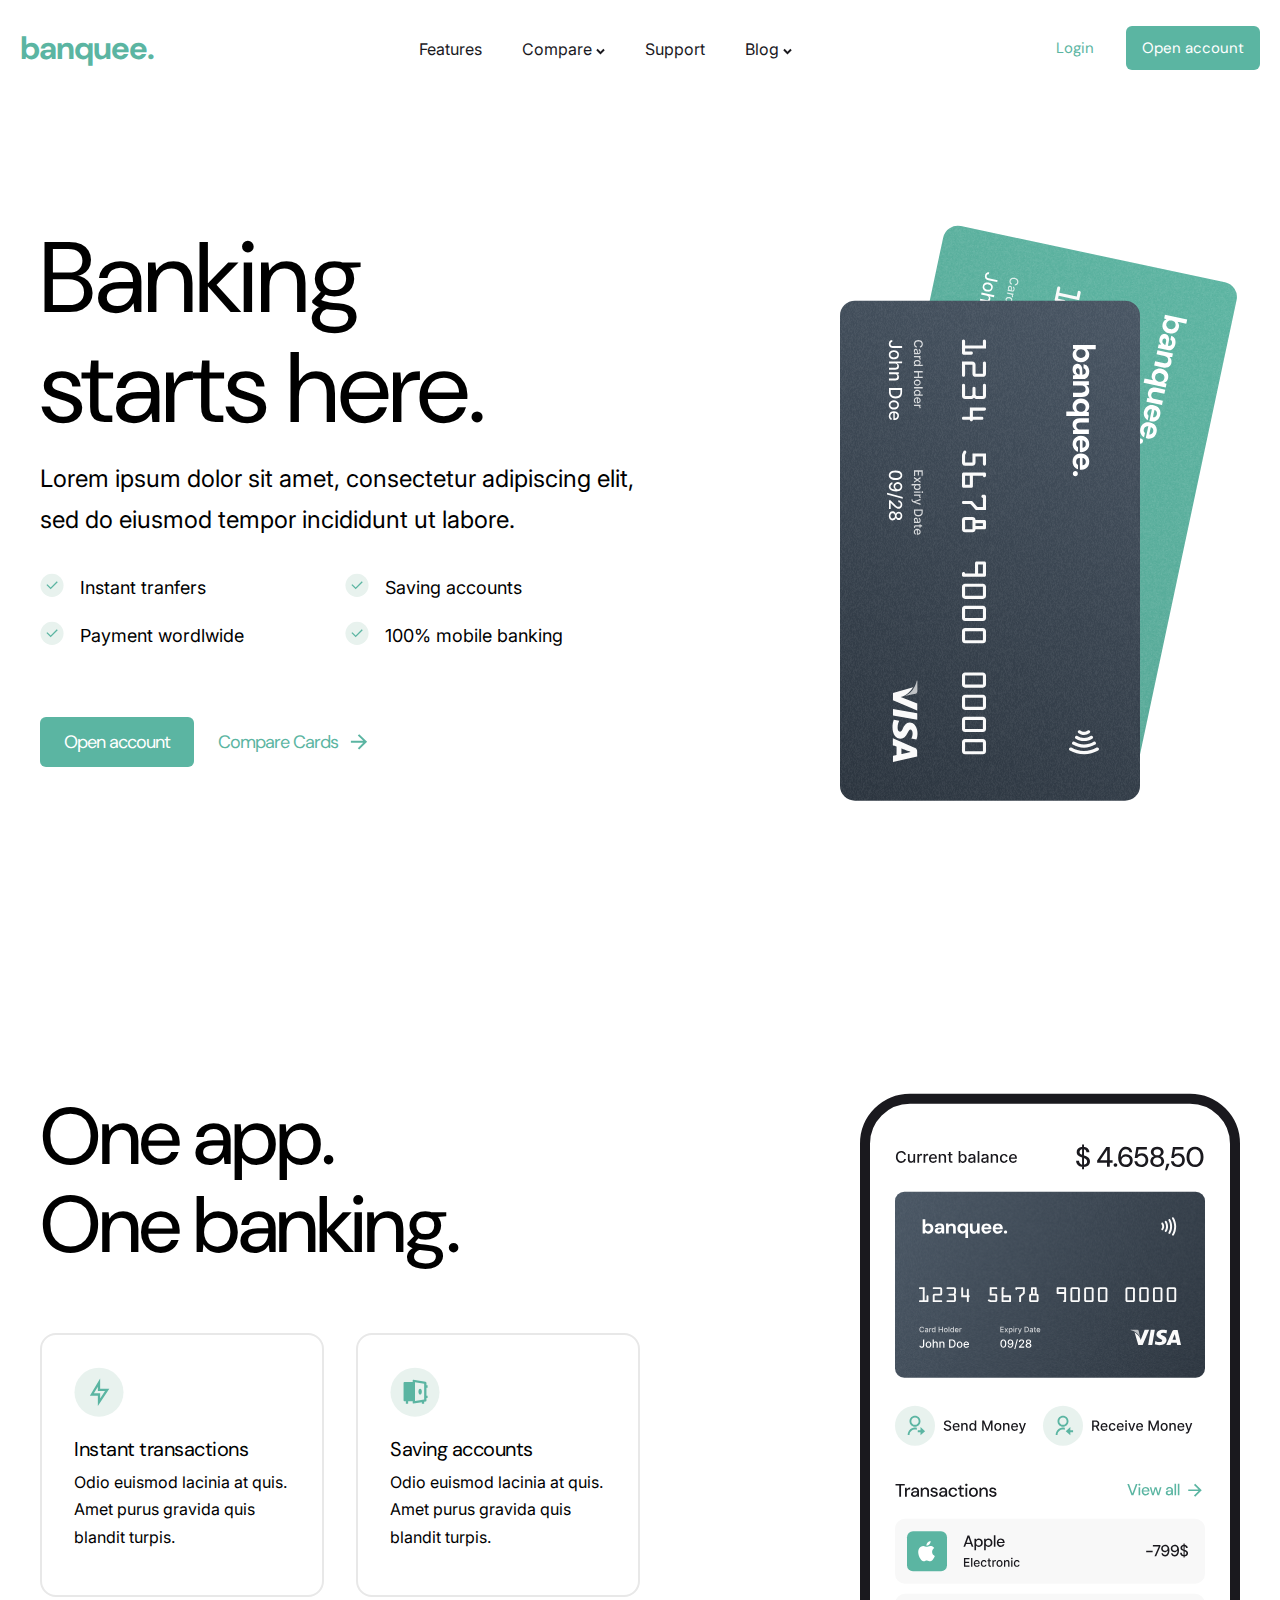
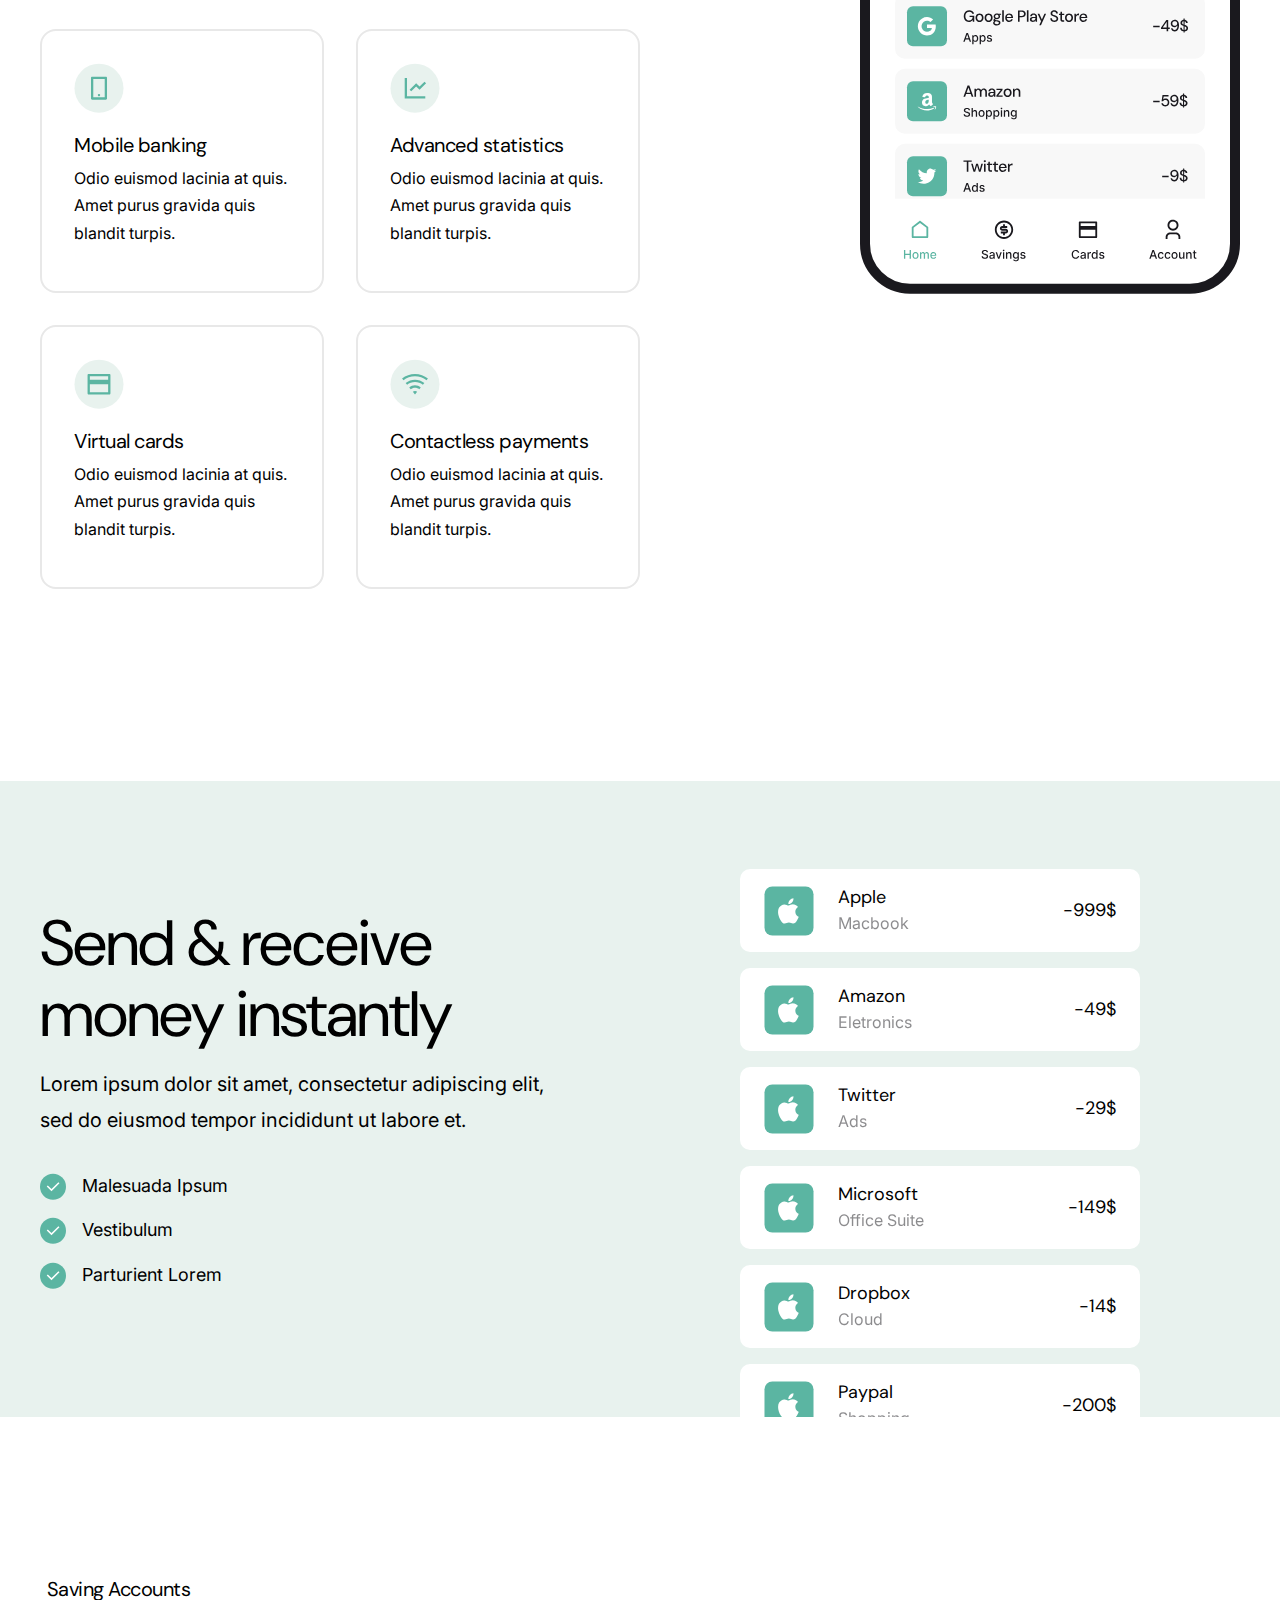
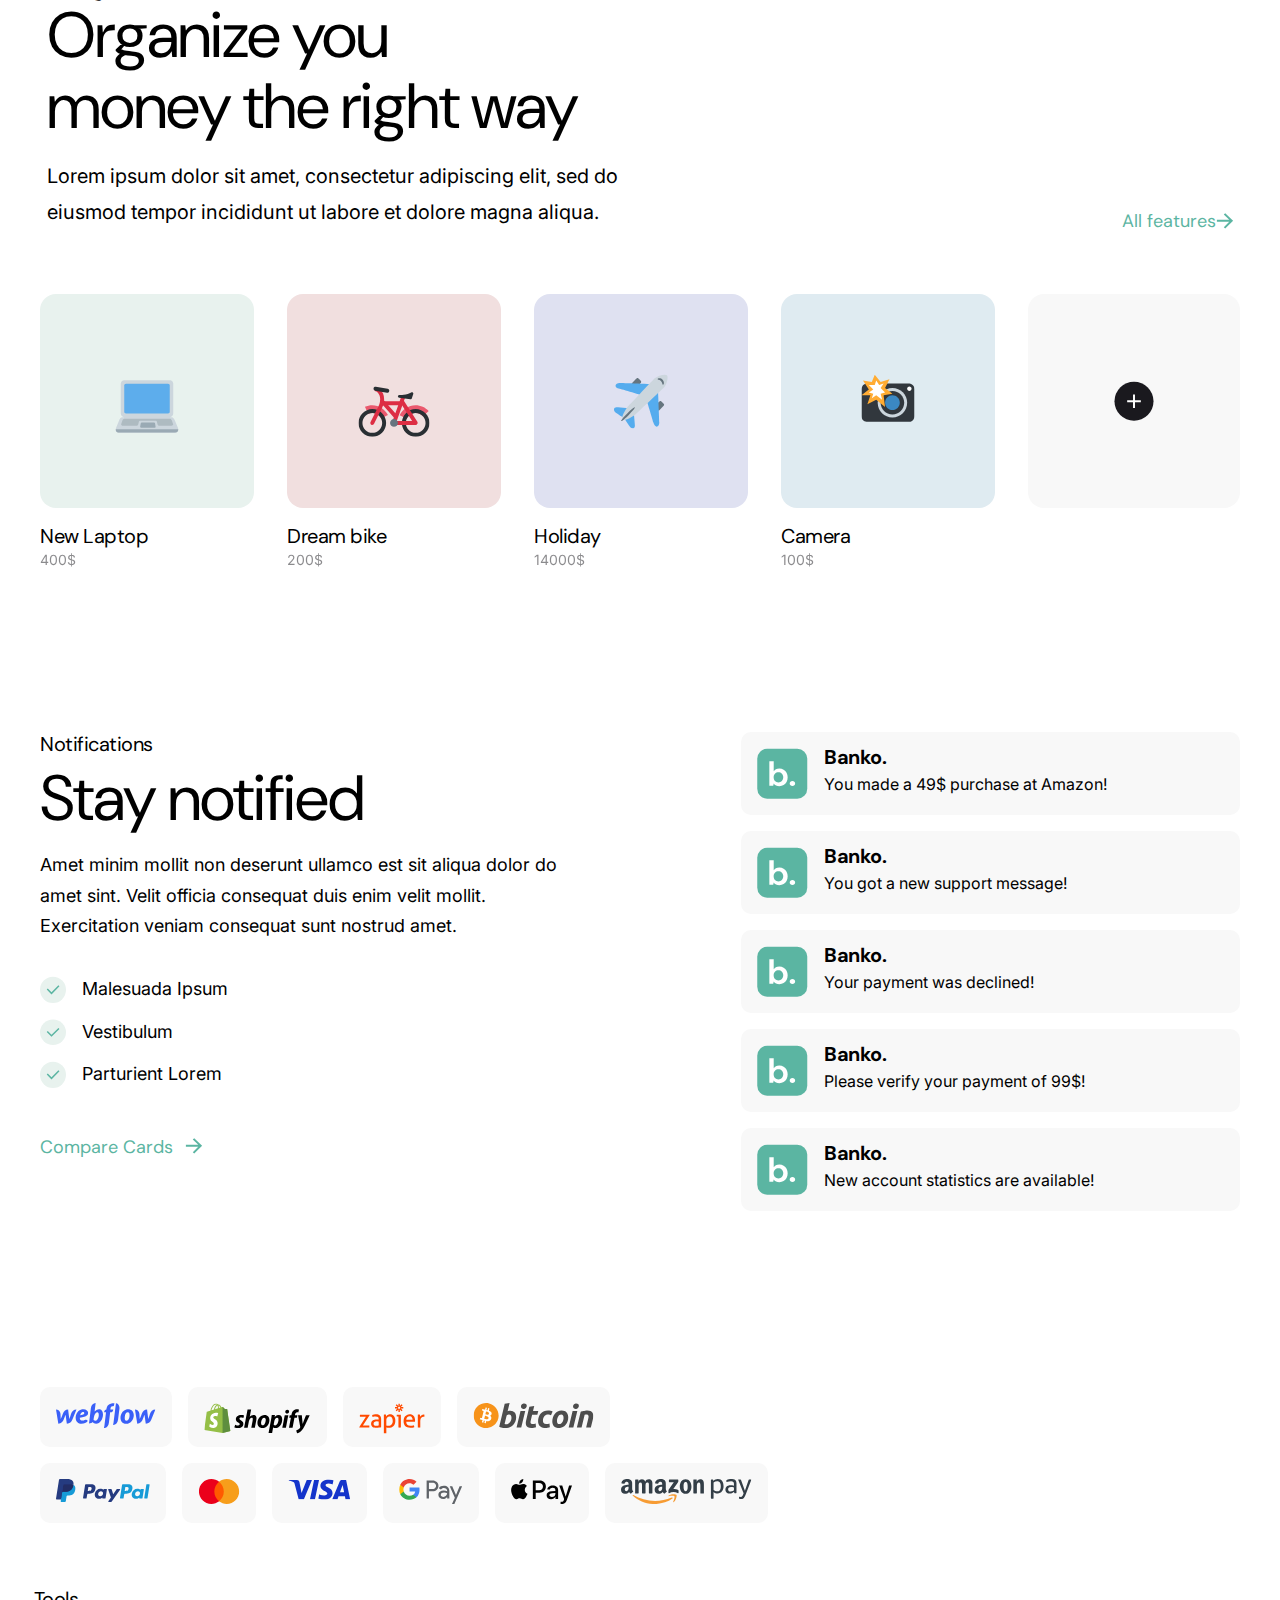
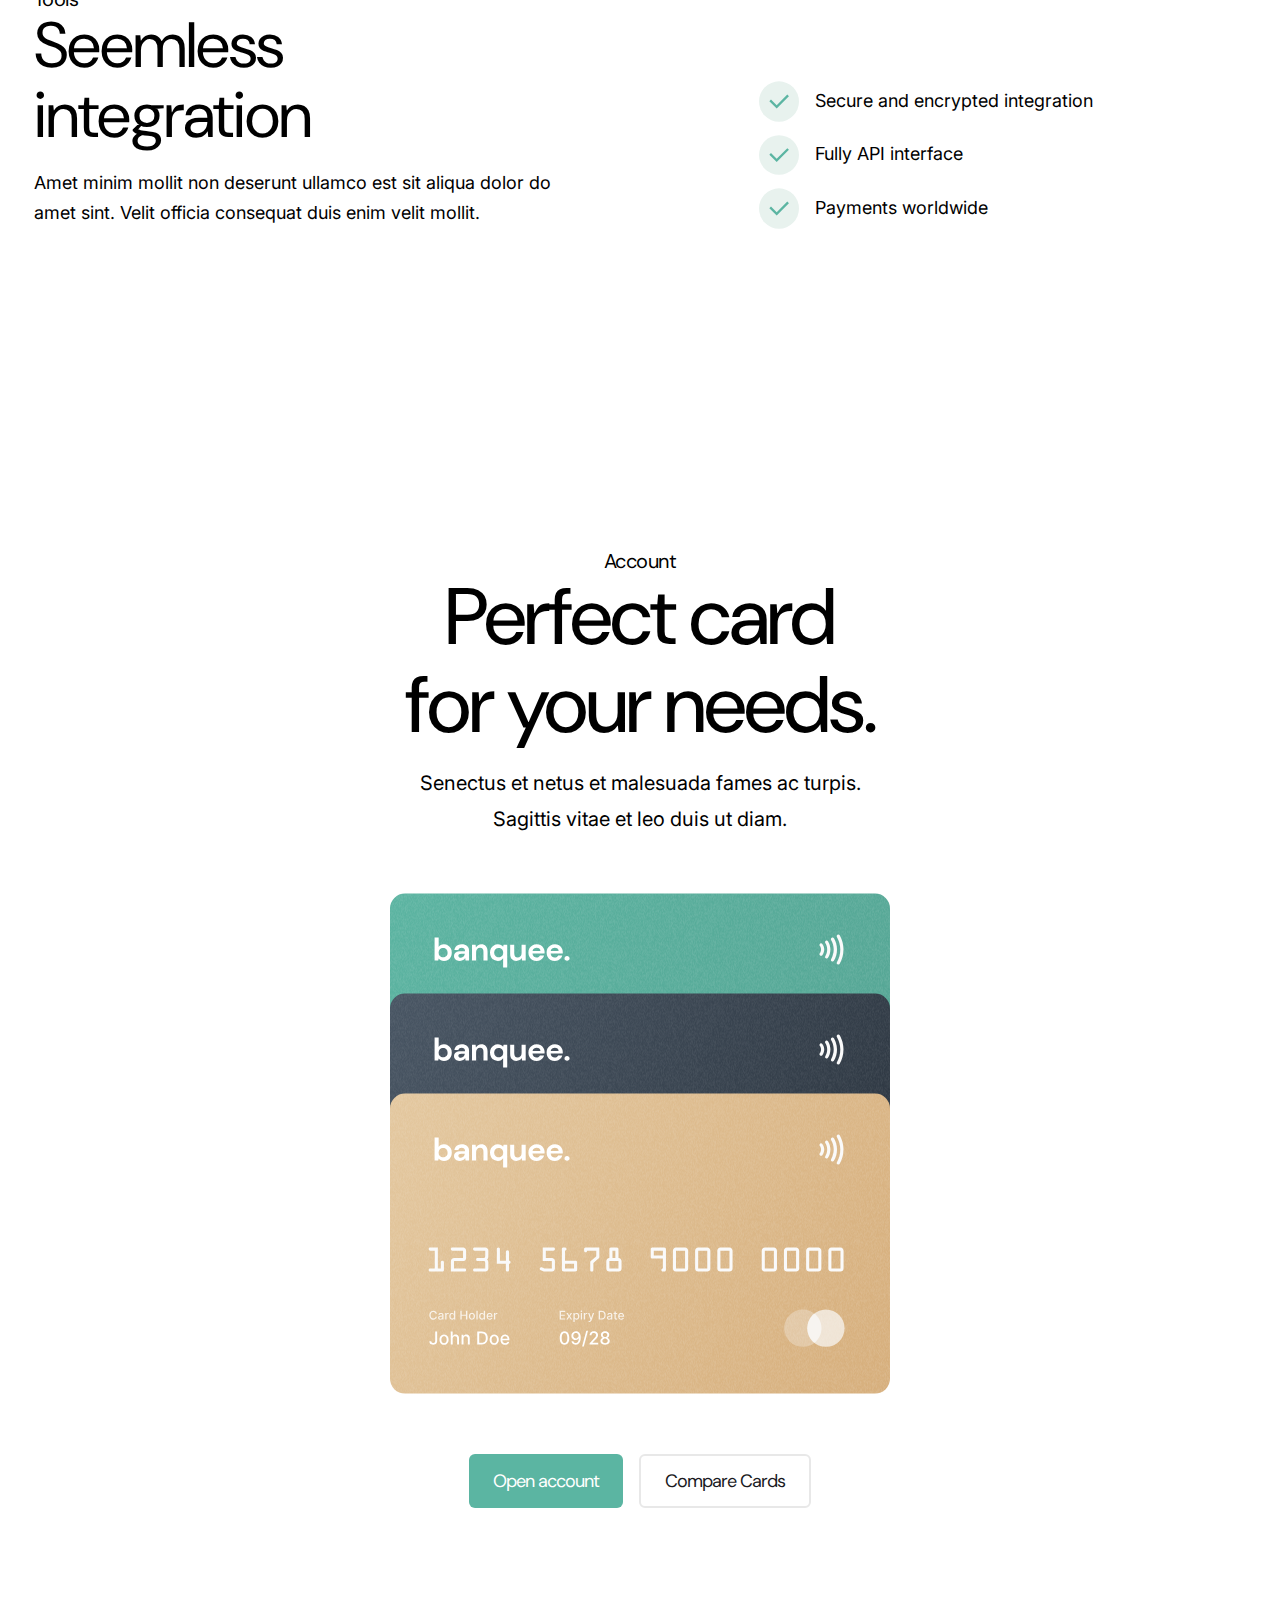
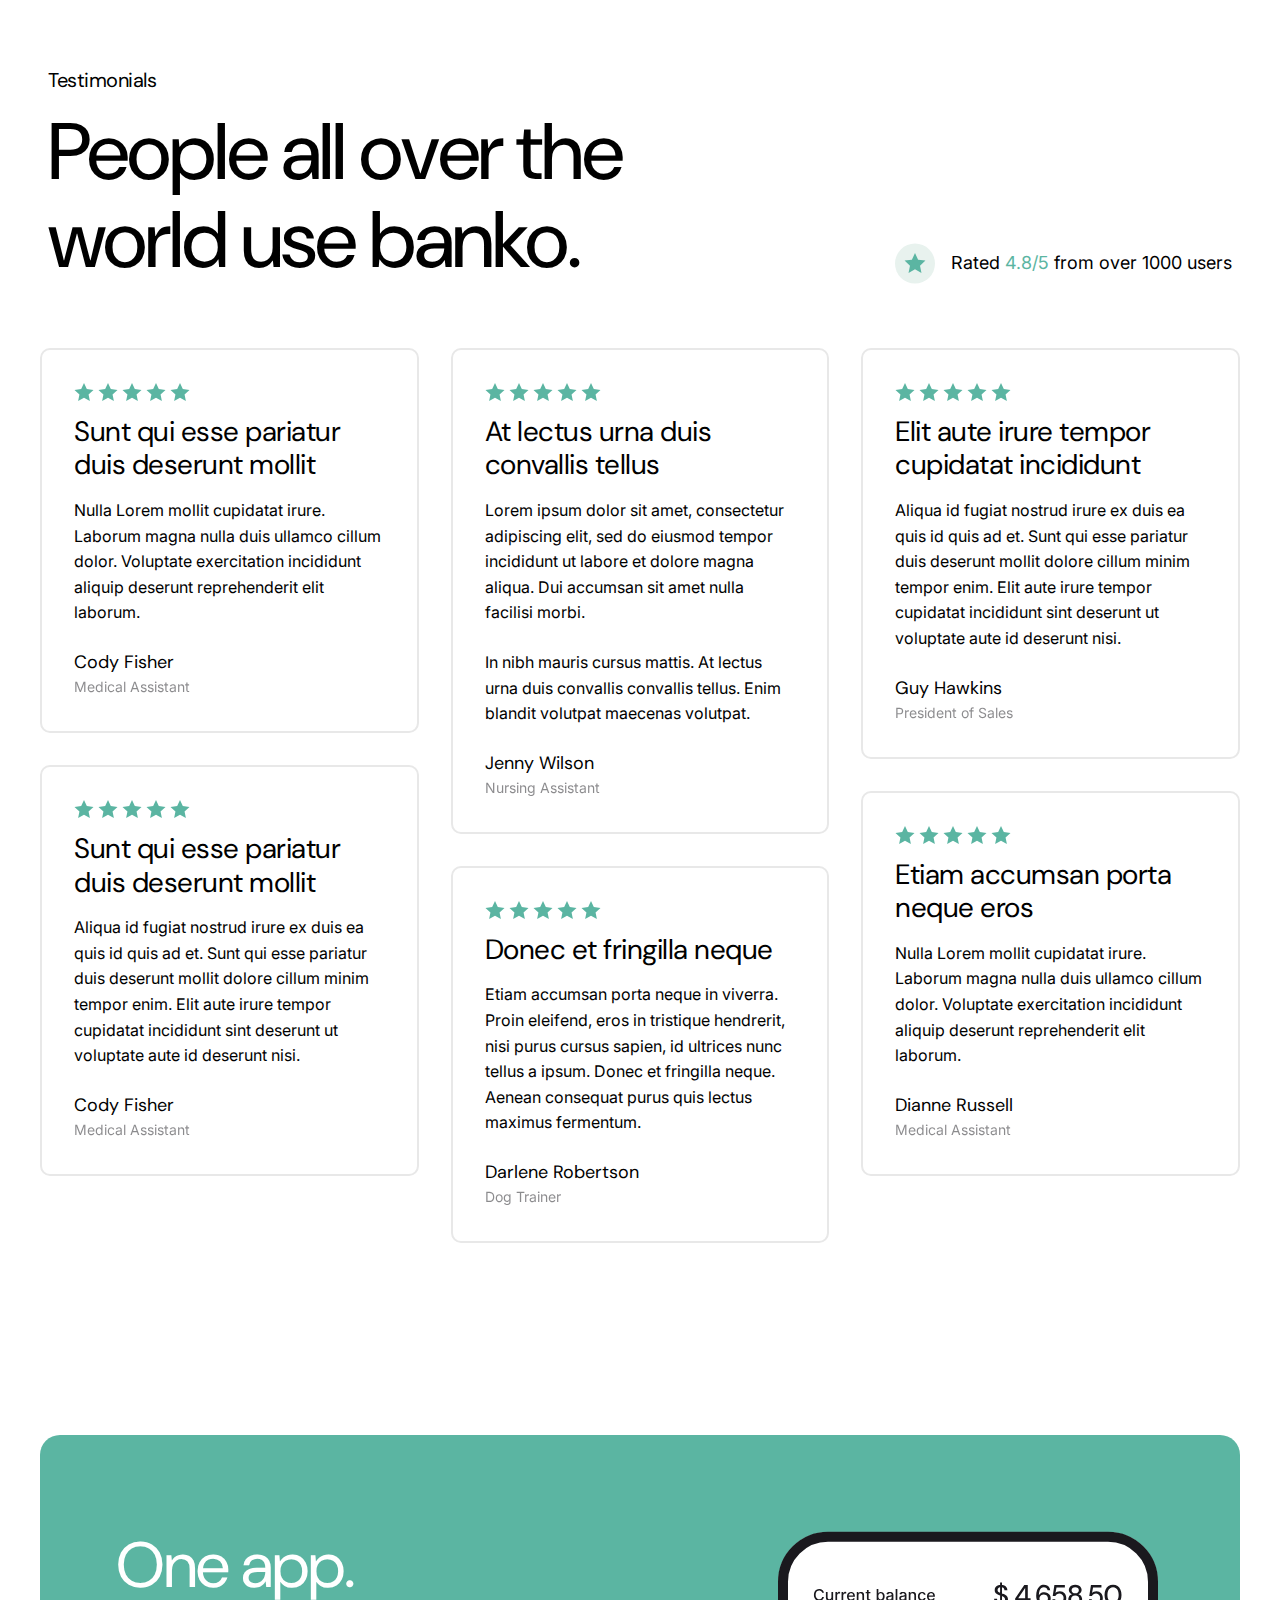
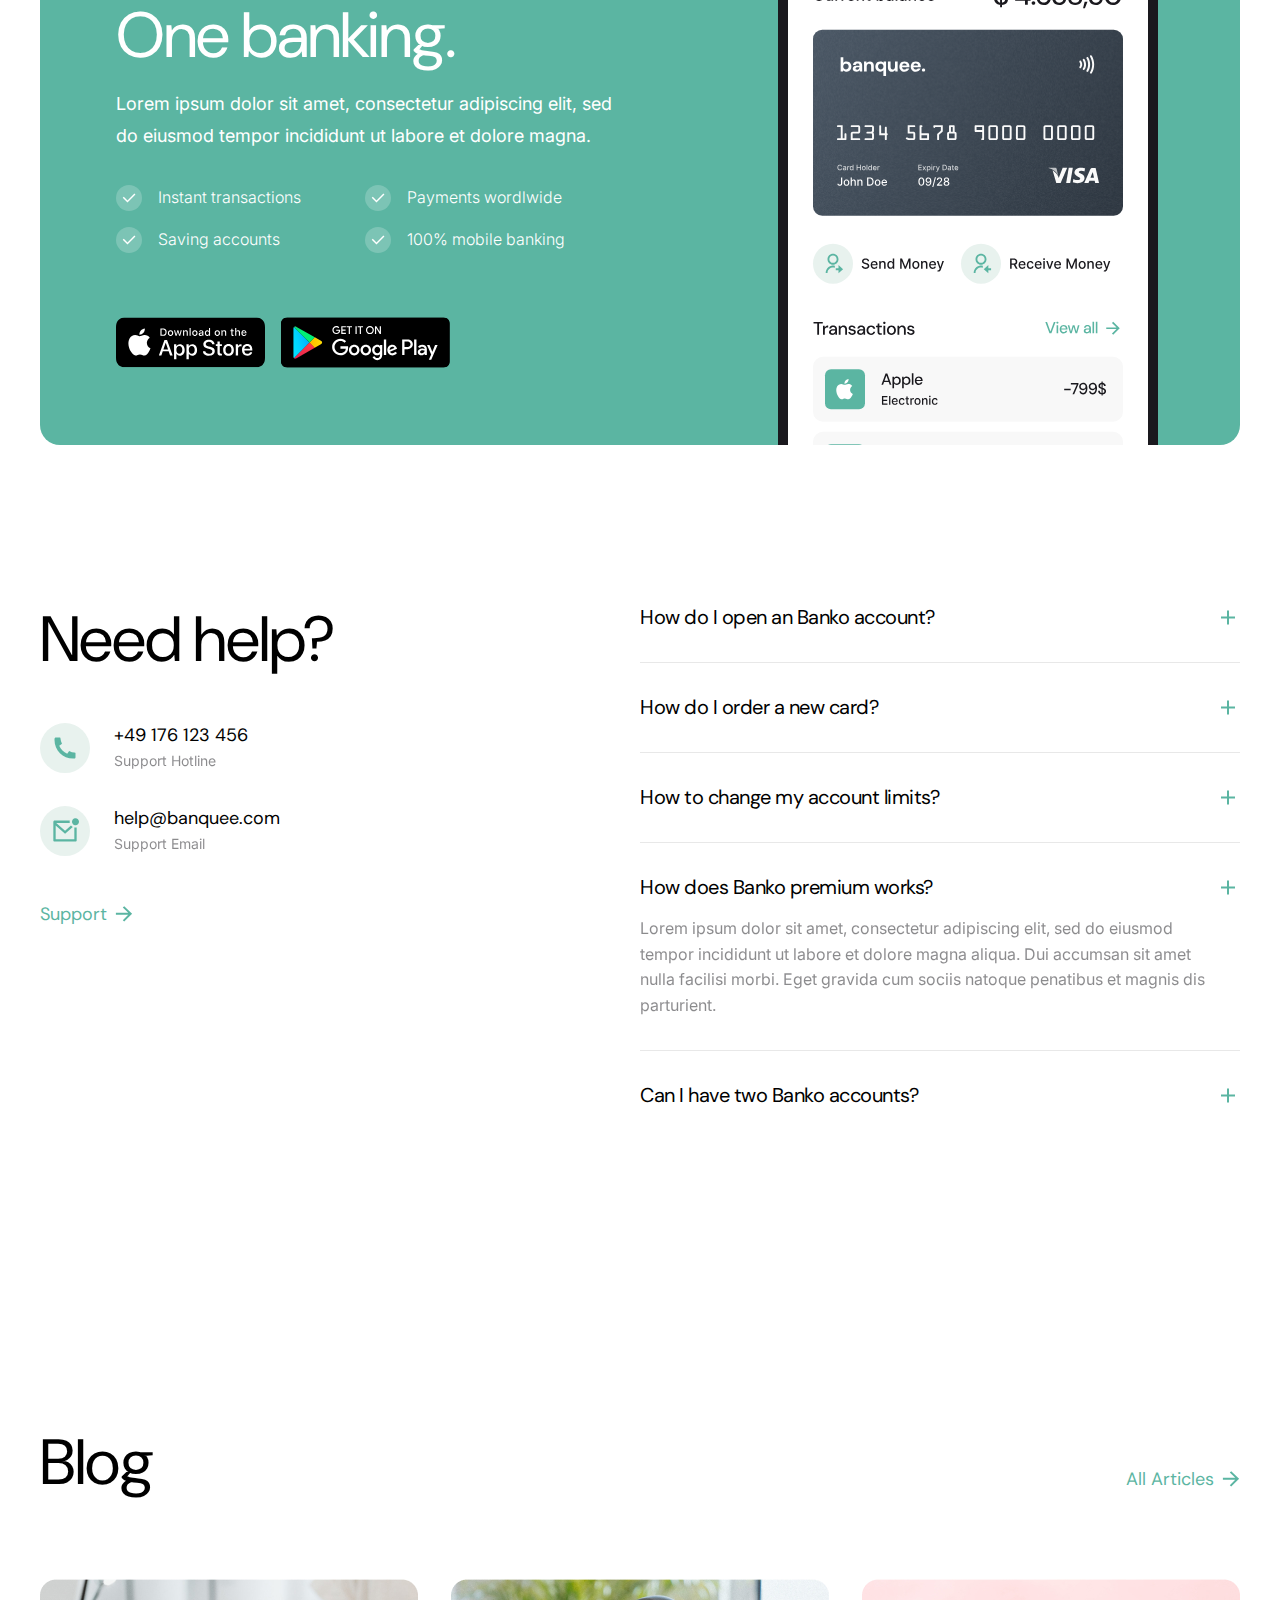
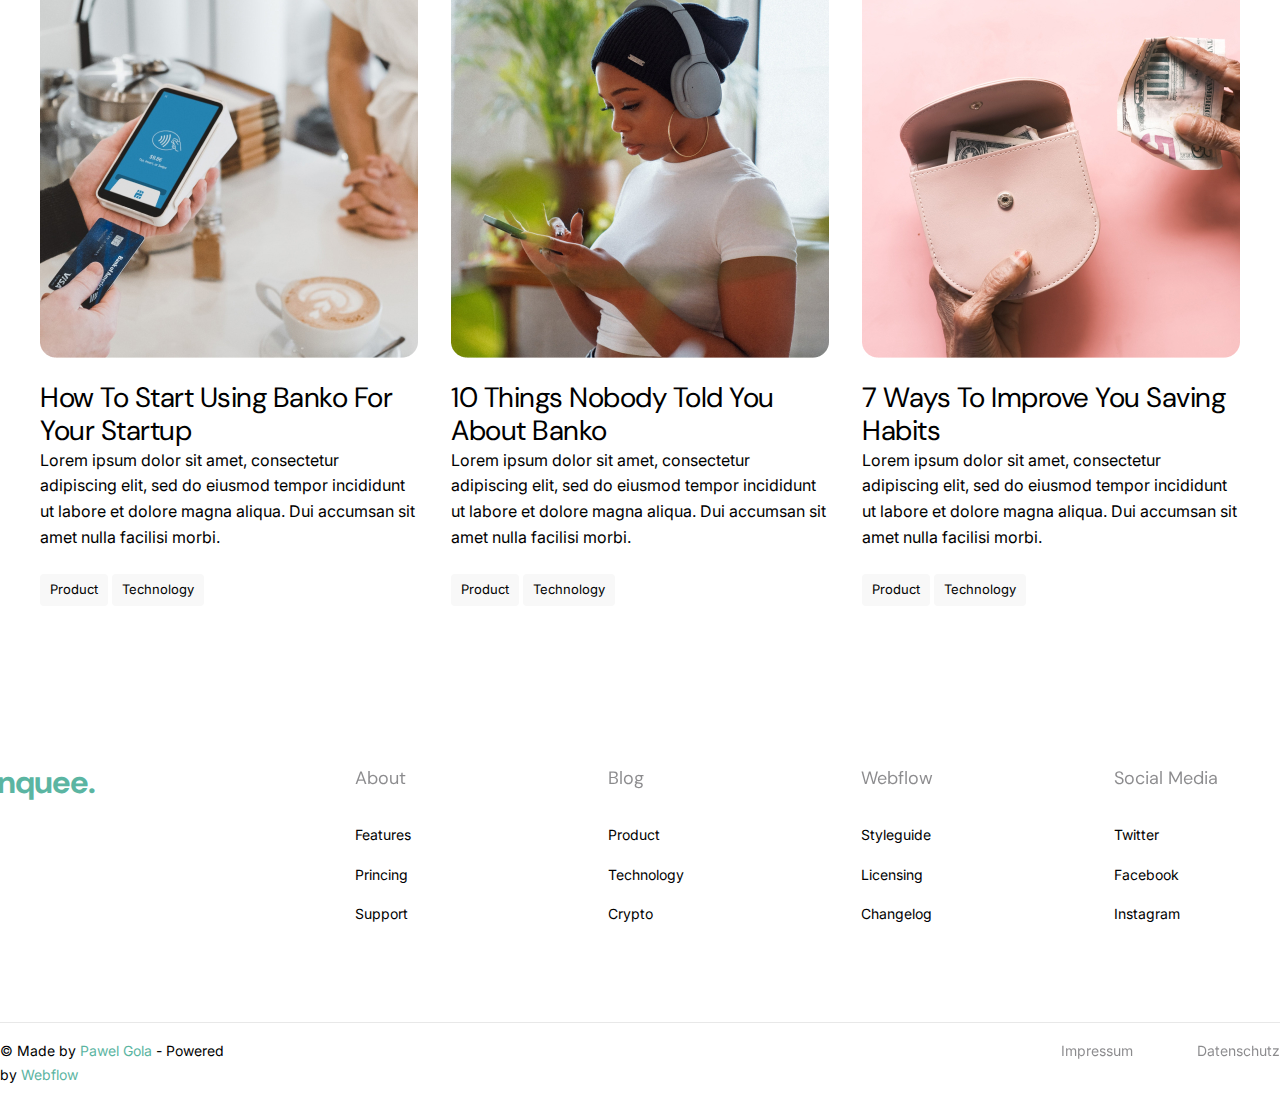
<file: src/index.html>
<!DOCTYPE html>

<head>
    <title>Banquee</title>
    <meta charset="UTF-8">
    <meta name="viewport" content="width=device-width, initial-scale=1.0">
    <link rel="stylesheet" href="style.css">
    <link rel="preconnect" href="https://fonts.googleapis.com">
    <link rel="preconnect" href="https://fonts.gstatic.com" crossorigin>
    <link
        href="https://fonts.googleapis.com/css2?family=DM+Sans:ital,opsz,wght@0,9..40,100..1000;1,9..40,100..1000&display=swap"
        rel="stylesheet">
    <link rel="preconnect" href="https://fonts.googleapis.com">
    <link rel="preconnect" href="https://fonts.gstatic.com" crossorigin>
    <link
        href="https://fonts.googleapis.com/css2?family=Inter:ital,opsz,wght@0,14..32,100..900;1,14..32,100..900&display=swap"
        rel="stylesheet">
</head>

<body>
    <nav class="nav">
        <div class="header">
            <div class="nav-left">
                banquee.
            </div>

            <ul class="nav-center">
                <li class="nav-itens">
                    <a href="#features">Features</a>
                </li>
                <li class="nav-itens">
                    <a href="#compare">Compare
                        <span>
                            <img src="img/arrowdown.svg" />
                        </span>
                    </a>
                </li>
                <li class="nav-itens">
                    <a href="#support">Support</a>
                </li>
                <li class="nav-itens">
                    <a href="blog.html">Blog
                        <span>
                            <img src="img/arrowdown.svg" />
                        </span>
                    </a>
                </li>
            </ul>
            <div class="nav-right">
                <button class="button-login">Login</button>
                <button class="button-open-account">Open account</button>
            </div>
        </div>
    </nav>
    <section class="hero">
        <div class="grid-start">
            <h1>Banking<br>starts here.</h1>
            <p>Lorem ipsum dolor sit amet, consectetur adipiscing elit,
                sed do eiusmod tempor incididunt ut labore.</p>
            <div class="checklist">
                <div class="checkmark-list">
                    <img src="img/Check.svg">
                    <p>Instant tranfers</p>
                </div>
                <div class="checkmark-list">
                    <img src="img/Check.svg">
                    <p>Saving accounts</p>
                </div>
                <div class="checkmark-list">
                    <img src="img/Check.svg">
                    <p>Payment wordlwide</p>
                </div>
                <div class="checkmark-list">
                    <img src="img/Check.svg">
                    <p>100% mobile banking</p>
                </div>
            </div>
            <div class="hero-buttons">
                <button class="hero-button-green">Open account</button>
                <button class="hero-button-white">Compare Cards<span></span>
                    <img src="img/arrow-right.svg">
                </button>
            </div>
        </div>
        <div class="cards">
            <img src="img/cards.svg" alt="cards">
        </div>
    </section>
    <section class="features">
        <div class="features-left">
            <h2>One app.<br>One banking.</h2>
            <div class="info-cards-grid">
                <div class="info-card">
                    <img src="img/instant-transactions.svg">
                    <h5>Instant transactions</h5>
                    <p class="inter-16px">Odio euismod lacinia at quis.
                        Amet purus gravida quis blandit turpis.</p>
                </div>
                <div class="info-card">
                    <img src="img/badgesaving-accounts.svg">
                    <h5>Saving accounts</h5>
                    <p class="inter-16px">Odio euismod lacinia at quis.
                        Amet purus gravida quis blandit turpis.</p>
                </div>
            </div>
            <div class="info-cards-grid">
                <div class="info-card">
                    <img src="img/mobile-banking.svg">
                    <h5>Mobile banking</h5>
                    <p class="inter-16px">Odio euismod lacinia at quis.
                        Amet purus gravida quis blandit turpis.</p>
                </div>
                <div class="info-card">
                    <img src="img/badgeadv-stats.svg">
                    <h5>Advanced statistics</h5>
                    <p class="inter-16px">Odio euismod lacinia at quis.
                        Amet purus gravida quis blandit turpis.</p>
                </div>
            </div>
            <div class="info-cards-grid">
                <div class="info-card">
                    <img src="img/badgev-cards.svg">
                    <h5>Virtual cards</h5>
                    <p class="inter-16px">Odio euismod lacinia at quis.
                        Amet purus gravida quis blandit turpis.</p>
                </div>
                <div class="info-card">
                    <img src="img/badgecontact-pay.svg">
                    <h5>Contactless payments</h5>
                    <p class="inter-16px">Odio euismod lacinia at quis.
                        Amet purus gravida quis blandit turpis.</p>
                </div>
            </div>
        </div>
        <div class="features-right">
            <img src="img/Phone.svg" alt="phone">
        </div>
    </section>
    <section class="transactions">
        <div class="transactions-left">
            <h3>Send & receive<br>money instantly</h3>
            <p>Lorem ipsum dolor sit amet, consectetur adipiscing elit,
                sed do eiusmod tempor incididunt ut labore et.</p>
            <div class="trans-box">
                <div class="trans-list">
                    <img src="img/Checkmark.svg">
                    <p>Malesuada Ipsum</p>
                </div>
                <div class="trans-list">
                    <img src="img/Checkmark.svg">
                    <p>Vestibulum</p>
                </div>
                <div class="trans-list">
                    <img src="img/Checkmark.svg">
                    <p>Parturient Lorem</p>
                </div>
            </div>
        </div>
        <div class="transactions-right">
            <div class="trans-pay">
                <img src="img/apple.svg" class="apple-logo">
                <div class="trans-text">
                    <h6>Apple</h6>
                    <p class="trans-text-grey">Macbook</p>
                </div>
                <h6 class="price">-999$</h6>
            </div>
            <div class="trans-pay">
                <img src="img/apple.svg" class="apple-logo">
                <div class="trans-text">
                    <h6>Amazon</h6>
                    <p class="trans-text-grey">Eletronics</p>
                </div>
                <h6 class="price">-49$</h6>
            </div>
            <div class="trans-pay">
                <img src="img/apple.svg" class="apple-logo">
                <div class="trans-text">
                    <h6>Twitter</h6>
                    <p class="trans-text-grey">Ads</p>
                </div>
                <h6 class="price">-29$</h6>
            </div>
            <div class="trans-pay">
                <img src="img/apple.svg" class="apple-logo">
                <div class="trans-text">
                    <h6>Microsoft</h6>
                    <p class="trans-text-grey">Office Suite</p>
                </div>
                <h6 class="price">-149$</h6>
            </div>
            <div class="trans-pay">
                <img src="img/apple.svg" class="apple-logo">
                <div class="trans-text">
                    <h6>Dropbox</h6>
                    <p class="trans-text-grey">Cloud</p>
                </div>
                <h6 class="price">-14$</h6>
            </div>
            <div class="trans-pay">
                <img src="img/apple.svg" class="apple-logo">
                <div class="trans-text">
                    <h6>Paypal</h6>
                    <p class="trans-text-grey">Shopping</p>
                </div>
                <h6>-200$</h6>
            </div>
        </div>
    </section>
    <section class="savings">
        <div class="savings-box">
            <div class="savings-container">
                <div class="savings-text-container">
                    <div class="savings-text"></div>
                    <h5>Saving Accounts</h5>
                    <h3>Organize you<br>
                        money the right way</h3>
                    <h4>Lorem ipsum dolor sit amet, consectetur adipiscing elit, sed do eiusmod tempor incididunt ut
                        labore
                        et dolore magna aliqua.</h4>
                </div>
                <div class="savings-left">
                    <button class="button-all-features">
                        <h6>All features</h6><span></span>
                        <img src="img/arrow-right.svg">
                    </button>
                </div>
            </div>
            <div class="grid-expenses">
                <div class="grid-color-box">
                    <div class="color-box-1">
                        <img class="laptop" src="img/Laptop.svg" alt="laptop">
                    </div>
                    <h5>New Laptop</h5>
                    <p>400$</p>
                </div>
                <div class="grid-color-box">
                    <div class="color-box-2">
                        <img class="bike" src="img/Bike.svg" alt="bike">
                    </div>
                    <h5>Dream bike</h5>
                    <p>200$</p>
                </div>

                <div class="grid-color-box">
                    <div class="color-box-3">
                        <img class="plane" src="img/plane.svg" alt="plane">
                    </div>
                    <h5>Holiday</h5>
                    <p>14000$</p>
                </div>
                <div class="grid-color-box">
                    <div class="color-box-4">
                        <img class="camera" src="img/Camera.svg" alt="camera">
                    </div>
                    <h5>Camera</h5>
                    <p>100$</p>
                </div>
                <div class="color-box-5">
                    <img class="plus" src="img/plus.svg" alt="plus">
                </div>
            </div>
        </div>
    </section>
    <section class="notifications">
        <div class="notifications-left">
            <h5>Notifications</h5>
            <h3>Stay notified</h3>
            <p>Amet minim mollit non deserunt ullamco est sit aliqua dolor do amet sint.
                Velit officia consequat duis enim velit mollit.
                Exercitation veniam consequat sunt nostrud amet.</p>
            <div class="not-check-box">
                <div class="not-checklist">
                    <img src="img/Check.svg" alt="Check" class="checkmark-icon">
                    <p class="check-text-inter-16px">Malesuada Ipsum</p>
                </div>
                <div class="not-checklist">
                    <img src="img/Check.svg" alt="Check" class="checkmark-icon">
                    <p class="check-text-inter-16px">Vestibulum</p>
                </div>
                <div class="not-checklist">
                    <img src="img/Check.svg" alt="Check" class="checkmark-icon">
                    <p class="check-text-inter-16px">Parturient Lorem</p>
                </div>
            </div>
            <button class="not-button-white">Compare Cards<span></span>
                <img src="img/arrow-right.svg">
            </button>
        </div>
        <div class="notifications-right">
            <div class="banko-card">
                <img src="img/Banko.svg" alt="banko-logo" class="banko-logo">
                <div>
                    <h6 class="banko-txt">Banko.</h6>
                    <p class="banko-transaction">You made a 49$ purchase at Amazon!</p>
                </div>
            </div>
            <div class="banko-card">
                <img src="img/Banko.svg" alt="banko-logo" class="banko-logo">
                <div>
                    <h6 class="banko-txt">Banko.</h6>
                    <p class="banko-transaction">You got a new support message!</p>
                </div>
            </div>
            <div class="banko-card">
                <img src="img/Banko.svg" alt="banko-logo" class="banko-logo">
                <div>
                    <h6 class="banko-txt">Banko.</h6>
                    <p class="banko-transaction">Your payment was declined!</p>
                </div>
            </div>
            <div class="banko-card">
                <img src="img/Banko.svg" alt="banko-logo" class="banko-logo">
                <div>
                    <h6 class="banko-txt">Banko.</h6>
                    <p class="banko-transaction">Please verify your payment of 99$!</p>
                </div>
            </div>
            <div class="banko-card">
                <img src="img/Banko.svg" alt="banko-logo" class="banko-logo">
                <div>
                    <h6 class="banko-txt">Banko.</h6>
                    <p class="banko-transaction">New account statistics are available!</p>
                </div>
            </div>
        </div>
    </section>
    <section class="tools">
        <div class="tools-box">
            <div class="logos">
                <div class="logos-top">
                    <div class="logo-item">
                        <img src="img/Webflow_logo 1.svg" alt="webflow">
                    </div>
                    <div class="logo-item">
                        <img src="img/Shopify_logo_2018 1.svg" alt="shopify">
                    </div>
                    <div class="logo-item">
                        <img src="img/Zapier_logo 1.svg" alt="zapier">
                    </div>
                    <div class="logo-item">
                        <img src="img/bitcoin.svg" alt="bitcoin">
                    </div>
                </div>
                <div class="logos-bottom">
                    <div class="logo-item">
                        <img src="img/PayPal 1.svg" alt="PayPal">
                    </div>
                    <div class="logo-item">
                        <img src="img/Mastercard-logo 1.svg" alt="Mastercard">
                    </div>
                    <div class="logo-item">
                        <img src="img/Visa_2021 1.svg" alt="Visa">
                    </div>
                    <div class="logo-item">
                        <img src="img/Google_Pay.svg" alt="Google_Pay">
                    </div>
                    <div class="logo-item">
                        <img src="img/Apple_Pay_logo 1.svg" alt="Apple_Pay">
                    </div>
                    <div class="logo-item">
                        <img src="img/Amazon_Pay_logo 1.svg" alt="Amazon">
                    </div>
                </div>
            </div>
            <div class="tools-bottom">
                <div class="tools-left">
                    <h5>Tools</h5>
                    <h3>Seemless<br>integration</h3>
                    <p class="tools-text-inter-18px">Amet minim mollit non deserunt ullamco est sit aliqua dolor
                        do amet sint. Velit officia consequat duis enim velit mollit.</p>
                </div>
                <div class="tools-right">
                    <div class="tools-check-box">
                        <div class="tools-checklist">
                            <img src="img/Check.svg" alt="Check" class="tools-checkmark-icon">
                            <p class="tools-text-inter-18px">Secure and encrypted integration</p>
                        </div>
                        <div class="tools-checklist">
                            <img src="img/Check.svg" alt="Check" class="tools-checkmark-icon">
                            <p class="tools-text-inter-18px">Fully API interface</p>
                        </div>
                        <div class="tools-checklist">
                            <img src="img/Check.svg" alt="Check" class="tools-checkmark-icon">
                            <p class="tools-text-inter-18px">Payments worldwide</p>
                        </div>
                    </div>
                </div>
            </div>
    </section>
    <section class="sec-cards">
        <div class="cards-box">
            <div class="cards-text-box">
                <h5>Account</h5>
                <h2>Perfect card<br>for your needs.</h2>
                <h4>Senectus et netus et malesuada fames ac turpis.<br>
                    Sagittis vitae et leo duis ut diam.</h4>
            </div>
            <div class="cards-stack">
                <img src="img/cards-stack.svg" alt="cards" class="cards-stack">
            </div>
            <div class="cards-buttons">
                <button class="cards-button-green">Open account</button>
                <button class="cards-button-white">Compare Cards</button>
            </div>
        </div>
    </section>
    <section class="testimonials">
        <div class="testimonials-top">
            <div class="testimonials-box-left">
                <h5 class="test-margin">Testimonials</h5>
                <h2>People all over the<br>world use banko.</h2>
            </div>
            <div class="testimonials-box-right">
                <div class="box-itens">
                    <img src="img/Rated.svg" alt="Rated" class="rated-icon">
                    <p class="test-text">Rated <span class="txt-green-color">4.8/5</span>from over 1000 users</p>
                </div>
            </div>
        </div>
        <div class="testimonials-bottom">
            <div class="test-cards-row">
                <div class=" test-cards">
                    <img src="img/rating.svg" alt="stars">
                    <h5 class="rating-title">Sunt qui esse pariatur duis deserunt mollit </h5>
                    <h4 class="rating-text">Nulla Lorem mollit cupidatat irure. Laborum
                        magna nulla duis ullamco cillum dolor. Voluptate exercitation
                        incididunt aliquip deserunt reprehenderit elit laborum. </h4>
                    <h6>Cody Fisher</h6>
                    <p class="position">Medical Assistant</p>
                </div>
                <div class=" test-cards">
                    <img src="img/rating.svg" alt="stars">
                    <h5 class="rating-title">Sunt qui esse pariatur duis deserunt mollit </h5>
                    <h4 class="rating-text">Aliqua id fugiat nostrud irure ex duis ea quis
                        id quis ad et. Sunt qui esse pariatur duis deserunt mollit dolore
                        cillum minim tempor enim. Elit aute irure tempor cupidatat incididunt
                        sint deserunt ut voluptate aute id deserunt nisi. </h4>
                    <h6>Cody Fisher</h6>
                    <p class="position">Medical Assistant</p>
                </div>
            </div>
            <div class="test-cards-row">
                <div class=" test-cards">
                    <img src="img/rating.svg" alt="stars">
                    <h5 class="rating-title">At lectus urna duis convallis tellus</h5>
                    <h4 class="rating-text">Lorem ipsum dolor sit amet, consectetur
                        adipiscing elit, sed do eiusmod tempor incididunt ut labore
                        et dolore magna aliqua. Dui accumsan sit amet nulla facilisi
                        morbi.</h4>
                    <h4 class="rating-text">In nibh mauris cursus mattis. At lectus urna duis convallis
                        convallis tellus. Enim blandit volutpat maecenas volutpat.</h4>
                    <h6>Jenny Wilson</h6>
                    <p class="position">Nursing Assistant</p>
                </div>
                <div class=" test-cards">
                    <img src="img/rating.svg" alt="stars">
                    <h5 class="rating-title">Donec et fringilla neque</h5>
                    <h4 class="rating-text">Etiam accumsan porta neque in viverra.
                        Proin eleifend, eros in tristique hendrerit, nisi purus cursus
                        sapien, id ultrices nunc tellus a ipsum. Donec et fringilla neque.
                        Aenean consequat purus quis lectus maximus fermentum.</h4>
                    <h6>Darlene Robertson</h6>
                    <p class="position">Dog Trainer</p>
                </div>
            </div>
            <div class="test-cards-row">
                <div class=" test-cards">
                    <img src="img/rating.svg" alt="stars">
                    <h5 class="rating-title">Elit aute irure tempor cupidatat incididunt</h5>
                    <h4 class="rating-text">Aliqua id fugiat nostrud irure ex duis ea quis
                        id quis ad et. Sunt qui esse pariatur duis deserunt mollit dolore
                        cillum minim tempor enim. Elit aute irure tempor cupidatat
                        incididunt sint deserunt ut voluptate aute id deserunt nisi.</h4>
                    <h6>Guy Hawkins</h6>
                    <p class="position">President of Sales</p>
                </div>
                <div class=" test-cards">
                    <img src="img/rating.svg" alt="stars">
                    <h5 class="rating-title">Etiam accumsan porta neque eros</h5>
                    <h4 class="rating-text">Nulla Lorem mollit cupidatat irure.
                        Laborum magna nulla duis ullamco cillum dolor. Voluptate
                        exercitation incididunt aliquip deserunt reprehenderit
                        elit laborum. </h4>
                    <h6>Dianne Russell</h6>
                    <p class="position">Medical Assistant</p>
                </div>
            </div>
        </div>
    </section>
    <section class="section-cta">
        <div class="green">
            <div class="green-left">
                <h3 class="h3-text-white">One app.<br>One banking.</h3>
                <p class="text-white">Lorem ipsum dolor sit amet,
                    consectetur adipiscing elit, sed<br>do eiusmod tempor
                    incididunt ut labore et dolore magna.</p>
                <div class="green-check-box">
                    <div class="g-check-left">
                        <div class="green-checklist">
                            <img src="img/Checkmark_green.svg" alt="Check">
                            <p class="check-text-white">Instant transactions</p>
                        </div>
                        <div class="green-checklist">
                            <img src="img/Checkmark_green.svg" alt="Check">
                            <p class="check-text-white">Saving accounts</p>
                        </div>
                    </div>
                    <div class="g-check-right">
                        <div class="green-checklist">
                            <img src="img/Checkmark_green.svg" alt="Check">
                            <p class="check-text-white">Payments wordlwide</p>
                        </div>
                        <div class="green-checklist">
                            <img src="img/Checkmark_green.svg" alt="Check">
                            <p class="check-text-white">100% mobile banking</p>
                        </div>
                    </div>
                </div>
                <div class="app-stores">
                    <img src="img/Apple Store.svg" alt="Apple">
                    <img src="img/Google Store.svg" alt="Google">
                </div>
            </div>
            <div class="green-right">
                <img src="img/Phone.svg" alt="phone">
            </div>
        </div>
    </section>
    <section class="need-help">
        <div class="nh-left">
            <h3> Need help?</h3>
            <div class="nh-contact-box">
                <img src="img/phone-icon.svg" alt="phone-icon">
                <div>
                    <h6>+49 176 123 456</h6>
                    <p>Support Hotline</p>
                </div>
            </div>
            <div class="nh-contact-box">
                <img src="img/email-icon.svg" alt="email-icon">
                <div>
                    <h6>help@banquee.com</h6>
                    <p>Support Email</p>
                </div>
            </div>
            <button class="button-support">
                <h6>Support</h6><span class="space-8px"></span>
                <img src="img/arrow-right.svg">
            </button>
        </div>
        <div class="nh-right">
            <div class="nh-grid">
                <h5>How do I open an Banko account?</h5>
                <img src="img/add-icon.svg" alt="add-icon">
            </div>
            <hr class="nh-grey-line">
            <div class="nh-grid">
                <h5>How do I order a new card?</h5>
                <img src="img/add-icon.svg" alt="add-icon">
            </div>
            <hr class="nh-grey-line">
            <div class="nh-grid">
                <h5>How to change my account limits?</h5>
                <img src="img/add-icon.svg" alt="add-icon">
            </div>
            <hr class="nh-grey-line">
            <div class="nh-grid">
                <h5>How does Banko premium works?</h5>
                <img src="img/add-icon.svg" alt="add-icon">
            </div>
            <p>Lorem ipsum dolor sit amet, consectetur adipiscing elit,
                sed do eiusmod tempor incididunt ut labore et dolore
                magna aliqua. Dui accumsan sit amet nulla facilisi morbi.
                Eget gravida cum sociis natoque penatibus et magnis dis
                parturient.</p>
            <hr class="nh-grey-line">
            <div class="nh-grid">
                <h5>Can I have two Banko accounts?</h5>
                <img src="img/add-icon.svg" alt="add-icon">
            </div>
        </div>
    </section>
    <section class="blog">
        <div class="blog-top">
            <h3>Blog</h3>
            <button class="button-support">
                <h6>All Articles</h6><span class="space-8px"></span>
                <img src="img/arrow-right.svg">
            </button>
        </div>
        <div class="blog-bottom">
            <div class="blog-card">
                <div class="blog-card-img">
                    <img src="img/card-01.jpg" alt="blog01">
                </div>
                <h5>How To Start Using Banko For Your Startup</h5>
                <p>Lorem ipsum dolor sit amet, consectetur adipiscing elit,
                    sed do eiusmod tempor incididunt ut labore et dolore
                    magna aliqua. Dui accumsan sit amet nulla facilisi morbi.
                </p>
                <div class="grey-button_box">
                    <button class="grey-button">Product</button>
                    <button class="grey-button">Technology</button>
                </div>
            </div>
            <div class="blog-card">
                <div class="blog-card-img">
                    <img src="img/card-02.jpg" alt="blog02">
                </div>
                <h5>10 Things Nobody Told You About Banko</h5>
                <p>Lorem ipsum dolor sit amet, consectetur adipiscing elit,
                    sed do eiusmod tempor incididunt ut labore et dolore
                    magna aliqua. Dui accumsan sit amet nulla facilisi morbi.
                </p>
                <div class="grey-button_box">
                    <button class="grey-button">Product</button>
                    <button class="grey-button">Technology</button>
                </div>
            </div>
            <div class="blog-card">
                <div class="blog-card-img">
                    <img src="img/card-03.jpg" alt="blog03">
                </div>
                <h5>7 Ways To Improve You Saving Habits</h5>
                <p>Lorem ipsum dolor sit amet, consectetur adipiscing elit,
                    sed do eiusmod tempor incididunt ut labore et dolore
                    magna aliqua. Dui accumsan sit amet nulla facilisi morbi.
                </p>
                <div class="grey-button_box">
                    <button class="grey-button">Product</button>
                    <button class="grey-button">Technology</button>
                </div>
            </div>
        </div>
    </section>
    <footer class="footer">
        <div class="footer-container-top">
            <div class="footer-logo">
                banquee.
            </div>
            <div class="footer-list">
                <div class="footer-about">
                    <h6>About</h6>
                    <p>Features</p>
                    <p>Princing</p>
                    <p>Support</p>
                </div>
                <div class="footer-about">
                    <h6>Blog</h6>
                    <p>Product</p>
                    <p>Technology</p>
                    <p>Crypto</p>
                </div>
                <div class="footer-about">
                    <h6>Webflow</h6>
                    <p>Styleguide</p>
                    <p>Licensing</p>
                    <p>Changelog</p>
                </div>
                <div class="footer-about">
                    <h6>Social Media</h6>
                    <p>Twitter</p>
                    <p>Facebook</p>
                    <p>Instagram</p>
                </div>
            </div>
        </div>
        <hr class="footer-grey-line">
        <div class="footer-bottom">
            <p>© Made by <span class="green-txt-p">Pawel Gola</span> - Powered by <span
                    class="green-txt-p">Webflow</span>
            </p>
            <div class="footer-bottom-left">
                <p>Impressum</p>
                <span></span>
                <p>Datenschutz</p>
            </div>
        </div>
    </footer>
</body>

</html>
</file>
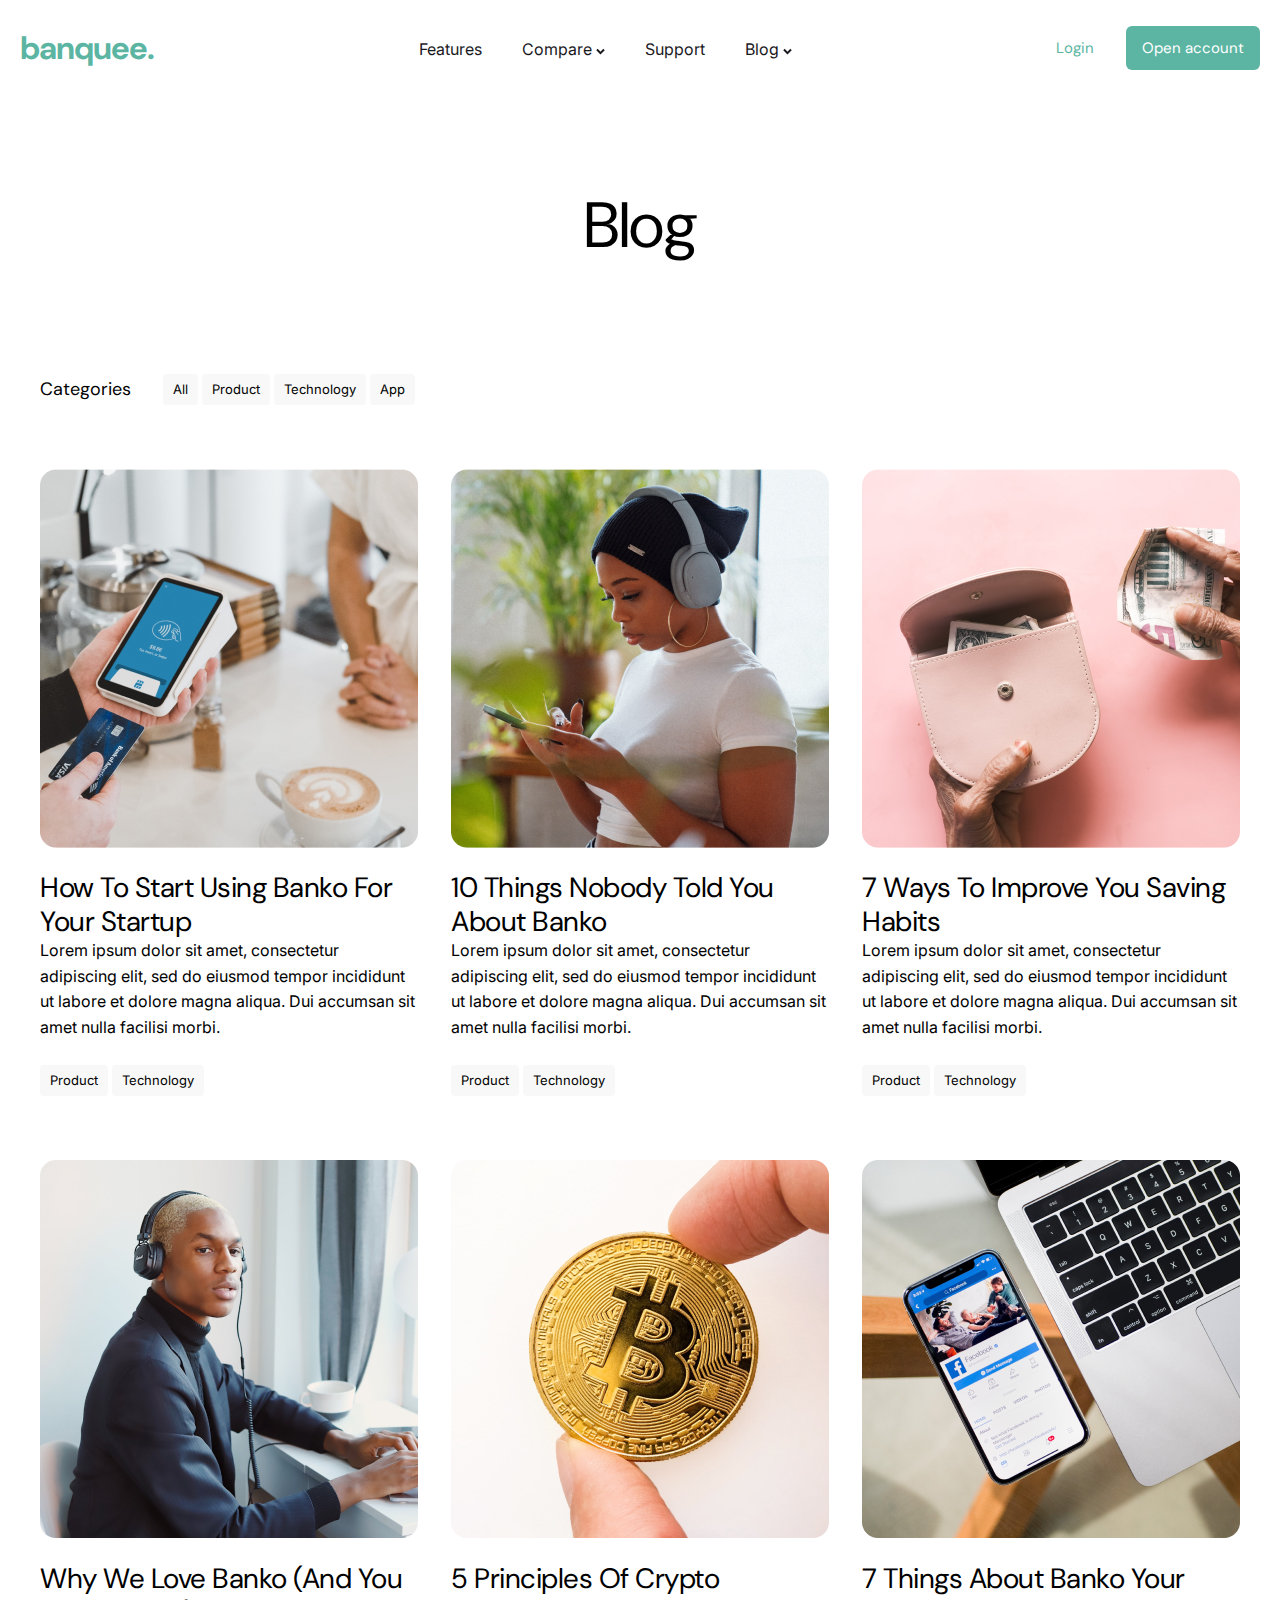
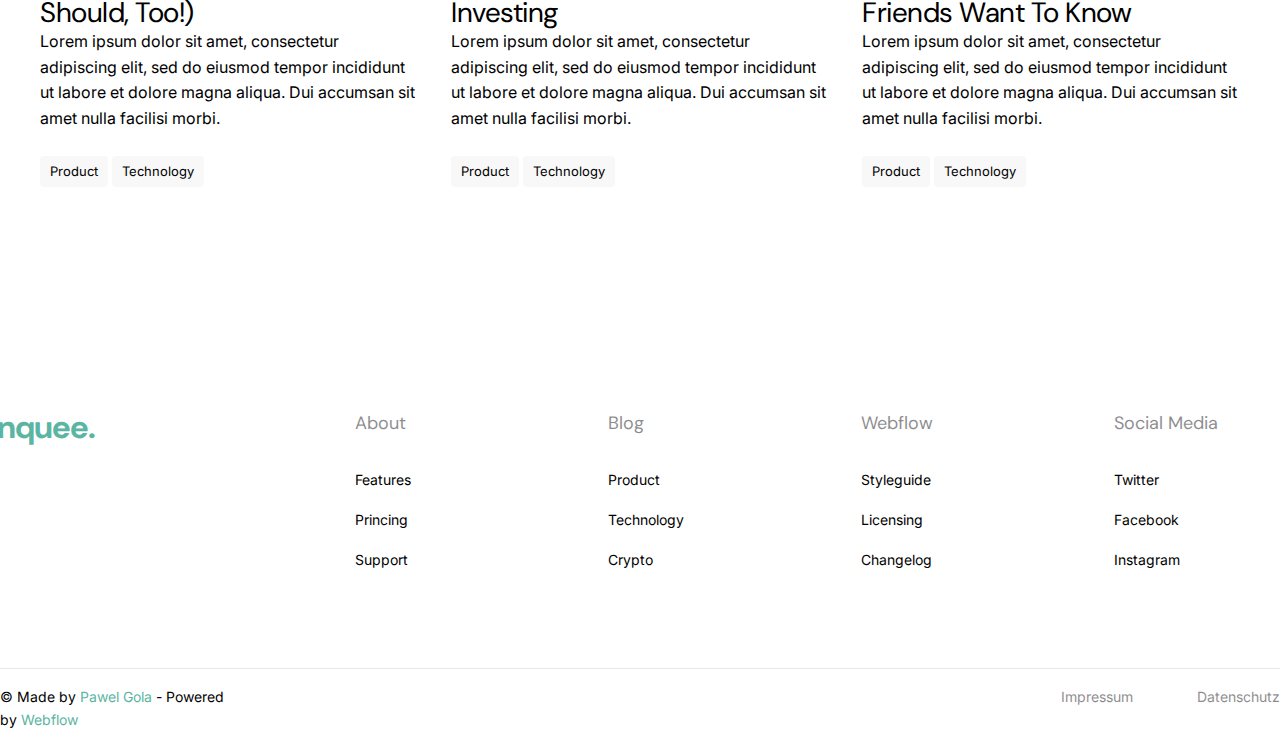
<file: src/blog.html>
<!DOCTYPE html>

<head>
    <title>Banquee</title>
    <meta charset="UTF-8">
    <meta name="viewport" content="width=device-width, initial-scale=1.0">
    <link rel="stylesheet" href="style.css">
    <link rel="preconnect" href="https://fonts.googleapis.com">
    <link rel="preconnect" href="https://fonts.gstatic.com" crossorigin>
    <link
        href="https://fonts.googleapis.com/css2?family=DM+Sans:ital,opsz,wght@0,9..40,100..1000;1,9..40,100..1000&display=swap"
        rel="stylesheet">
    <link rel="preconnect" href="https://fonts.googleapis.com">
    <link rel="preconnect" href="https://fonts.gstatic.com" crossorigin>
    <link
        href="https://fonts.googleapis.com/css2?family=Inter:ital,opsz,wght@0,14..32,100..900;1,14..32,100..900&display=swap"
        rel="stylesheet">
</head>

<body>
    <nav class="nav">
        <div class="header">
            <a class="blog-nav-left" href="index.html">
                banquee.
            </a>

            <ul class="nav-center">
                <li class="nav-itens">
                    <a href="#features">Features</a>
                </li>
                <li class="nav-itens">
                    <a href="#compare">Compare
                        <span>
                            <img src="img/arrowdown.svg" />
                        </span>
                    </a>
                </li>
                <li class="nav-itens">
                    <a href="#support">Support</a>
                </li>
                <li class="nav-itens">
                    <a href="#blog">Blog
                        <span>
                            <img src="img/arrowdown.svg" />
                        </span>
                    </a>
                </li>
            </ul>
            <div class="nav-right">
                <button class="button-login">Login</button>
                <button class="button-open-account">Open account</button>
            </div>
        </div>
    </nav>
    <section class="blog2">
        <div class="blog-top2">
            <h3>Blog</h3>
        </div>
        <div class="blog-filters">
            <h6>Categories</h6>
            <div class="grey-button_box">
                <button class="grey-button2">All</button>
                <button class="grey-button2">Product</button>
                <button class="grey-button2">Technology</button>
                <button class="grey-button2">App</button>
            </div>
        </div>
        <div class="blog-container">
            <div class="blog-bottom2">
                <div class="blog-card">
                    <div class="blog-card-img">
                        <img src="img/card-01.jpg" alt="blog01">
                    </div>
                    <h5>How To Start Using Banko For Your Startup</h5>
                    <p>Lorem ipsum dolor sit amet, consectetur adipiscing elit,
                        sed do eiusmod tempor incididunt ut labore et dolore
                        magna aliqua. Dui accumsan sit amet nulla facilisi morbi.
                    </p>
                    <div class="grey-button_box">
                        <button class="grey-button">Product</button>
                        <button class="grey-button">Technology</button>
                    </div>
                </div>
                <div class="blog-card">
                    <div class="blog-card-img">
                        <img src="img/card-02.jpg" alt="blog02">
                    </div>
                    <h5>10 Things Nobody Told You About Banko</h5>
                    <p>Lorem ipsum dolor sit amet, consectetur adipiscing elit,
                        sed do eiusmod tempor incididunt ut labore et dolore
                        magna aliqua. Dui accumsan sit amet nulla facilisi morbi.
                    </p>
                    <div class="grey-button_box">
                        <button class="grey-button">Product</button>
                        <button class="grey-button">Technology</button>
                    </div>
                </div>
                <div class="blog-card">
                    <div class="blog-card-img">
                        <img src="img/card-03.jpg" alt="blog03">
                    </div>
                    <h5>7 Ways To Improve You Saving Habits</h5>
                    <p>Lorem ipsum dolor sit amet, consectetur adipiscing elit,
                        sed do eiusmod tempor incididunt ut labore et dolore
                        magna aliqua. Dui accumsan sit amet nulla facilisi morbi.
                    </p>
                    <div class="grey-button_box">
                        <button class="grey-button">Product</button>
                        <button class="grey-button">Technology</button>
                    </div>
                </div>
            </div>
            <div class="blog-bottom2">
                <div class="blog-card">
                    <div class="blog-card-img">
                        <img src="img/card-04.jpg" alt="blog04">
                    </div>
                    <h5>Why We Love Banko (And You Should, Too!)</h5>
                    <p>Lorem ipsum dolor sit amet, consectetur adipiscing elit,
                        sed do eiusmod tempor incididunt ut labore et dolore
                        magna aliqua. Dui accumsan sit amet nulla facilisi morbi.
                    </p>
                    <div class="grey-button_box">
                        <button class="grey-button">Product</button>
                        <button class="grey-button">Technology</button>
                    </div>
                </div>
                <div class="blog-card">
                    <div class="blog-card-img">
                        <img src="img/card-05.jpg" alt="blog05">
                    </div>
                    <h5>5 Principles Of Crypto Investing</h5>
                    <p>Lorem ipsum dolor sit amet, consectetur adipiscing elit,
                        sed do eiusmod tempor incididunt ut labore et dolore
                        magna aliqua. Dui accumsan sit amet nulla facilisi morbi.
                    </p>
                    <div class="grey-button_box">
                        <button class="grey-button">Product</button>
                        <button class="grey-button">Technology</button>
                    </div>
                </div>
                <div class="blog-card">
                    <div class="blog-card-img">
                        <img src="img/card-06.jpg" alt="blog06">
                    </div>
                    <h5>7 Things About Banko Your Friends Want To Know</h5>
                    <p>Lorem ipsum dolor sit amet, consectetur adipiscing elit,
                        sed do eiusmod tempor incididunt ut labore et dolore
                        magna aliqua. Dui accumsan sit amet nulla facilisi morbi.
                    </p>
                    <div class="grey-button_box">
                        <button class="grey-button">Product</button>
                        <button class="grey-button">Technology</button>
                    </div>
                </div>
            </div>
        </div>
    </section>
    <footer class="footer">
        <div class="footer-container-top">
            <div class="footer-logo">
                banquee.
            </div>
            <div class="footer-list">
                <div class="footer-about">
                    <h6>About</h6>
                    <p>Features</p>
                    <p>Princing</p>
                    <p>Support</p>
                </div>
                <div class="footer-about">
                    <h6>Blog</h6>
                    <p>Product</p>
                    <p>Technology</p>
                    <p>Crypto</p>
                </div>
                <div class="footer-about">
                    <h6>Webflow</h6>
                    <p>Styleguide</p>
                    <p>Licensing</p>
                    <p>Changelog</p>
                </div>
                <div class="footer-about">
                    <h6>Social Media</h6>
                    <p>Twitter</p>
                    <p>Facebook</p>
                    <p>Instagram</p>
                </div>
            </div>
        </div>
        <hr class="footer-grey-line">
        <div class="footer-bottom">
            <p>© Made by <span class="green-txt-p">Pawel Gola</span> - Powered by <span
                    class="green-txt-p">Webflow</span>
            </p>
            <div class="footer-bottom-left">
                <p>Impressum</p>
                <span></span>
                <p>Datenschutz</p>
            </div>
        </div>
    </footer>
</body>

</html>
</file>
<file: src/style.css>
* {
    box-sizing: border-box;
    margin: 0;
    padding: 0;
}

/* components */

    body {
        --white: #FFFFFF;
        --green: #5bb5a2;
        --green_light: #E8F2EE;
        --black: #1A191E;
        --grey: #F8F8F8;
        --grey-border: #e8e8e8;
    }
        
    .centralize-area {
        width: 1200px;
        margin: auto;
        display: flex;
    }

    h1 {
        font-family: "DM Sans";
        font-size: 100px;
        line-height: 110%;
        letter-spacing: -1px;
        font-weight: 400;
    }

    h2 {
        font-family: "DM Sans";
        font-size: 80px;
        line-height: 110%;
        letter-spacing: -2px;
        font-weight: 450;
    }

    h3 {
        font-family: "DM Sans";
        font-size: 64px;
        line-height: 110%;
        letter-spacing: -1px;
        font-weight: 400;
        margin-bottom: 16px;

    }

    h4 {
        font-family: "Inter";
        font-size: 20px;
        line-height: 180%;
        font-weight: 400;
    }

    h5 {
        font-family: "DM Sans";
        font-size: 20px;
        line-height: 120%;
        letter-spacing: -0.5px;
        font-weight: 400;
    }

    h6 {
        font-family: "DM Sans";
        font-size: 18px;
        line-height: 140%;
        font-weight: 400;
    }

    p {
        font-family: "Inter";
        font-size: 14px;
        line-height: 170%;
    }


/* navegation menu */

    .nav {
        width: 100%;
        background-color: var(--white);
        display: flex;
        justify-content: center;
        padding: 24px 0;
    }

    .header {
        display: flex;
        align-items: center;
        justify-content: space-between;
        width: 100%;
        max-width: 1400px;
        padding: 0 20px; 
    }

/* left: logo */

    .nav-left {
        font-family: "DM Sans";
        font-weight: bold;
        font-size: 32px;
        letter-spacing: -1px;
        color: var(--green);
    }

/* center: nav itens */

    .nav-center {
        display: flex;
        justify-content: center;
        gap: 24px;
    }

    .nav-itens {
        display: flex;
        list-style: none;
        font-size: 16px;
        line-height: 170%;
    }

    .nav-itens a {
        font-family: "Inter";
        text-decoration: none;
        color: var(--black);
        padding: 12px 8px 8px 8px;
    }

/* right: client area */

    .nav-right {
        display: flex;
        gap: 32px;
    }

    .button-login, .button-open-account {
        font-family: "DM Sans";
        font-size: 15px;
    }

    .button-login {
        color: var(--green);
        background-color: var(--white);
        border: none;
    }

    .button-open-account {
        color: var(--white);
        background-color: var(--green);
        border: none;
        border-radius: 6px;
        align-items: center;
        justify-content: center;
        padding: 12px 16px ;
        cursor: pointer;
    }

/* hover links */

    nav .nav-center li a:hover {
        background-color: var(--grey);
        border-radius: 4px;
        size: 100%;
    }

    nav .nav-right .button-open-account:hover {
        background-color:#438677;
    }

/* section - start here */ 

    .hero {
        display: flex;
        justify-content: center;
        gap: 200px;
        padding: 128px 0px;
    }

    .grid-start {
     max-width: 600px;
     justify-content: flex-start;
    }

    .grid-start p {
        font-size: 24px;
        line-height: 170%;
        padding-bottom: 32px;
        padding-top: 16px;
    }

    .checklist {
        display: grid;
        grid-template-columns: repeat(2, 1fr);
        row-gap: 16px;
        column-gap: 80px;
        max-width: 489px;
        padding-left: 0px;
        margin-bottom: 64px;
    }

    .checkmark-list {
        display: flex;
        height: 32px;
        width: 225px;
        gap:16px;
        padding-left: 0px;
    }

    .checkmark-list img {
        height: 24px;
        width: 24px;
    }

    .checkmark-list p {
        font-size: 18px;
        padding: 0;
    }

    .cards {
        width: 400px;
        height: auto;
        justify-content: flex-end;
    }

/* section - start here - buttons */

    .hero-buttons {
        display: flex;

    }

    .hero-button-green {
        background-color: var(--green);
        color: var(--white);
        border-radius: 6px;
        align-content: center;
        justify-content: center;
        padding: 16px 24px;
        border: none;
        cursor: pointer;
        font-family: "DM Sans";
        font-size: 18px;
        letter-spacing: -1px;
        font-weight: 400;
        line-height: 100%;
    }

    .hero-button-white {
        background-color: var(--white);
        color: var(--green);
        display: inline-flex;
        align-items: center;
        justify-content: center;
        padding: 16px 24px;
        border: none;
        cursor: pointer;
        font-family: "DM Sans";
        font-size: 18px;
        letter-spacing: -1px;
        font-weight: 400;
        line-height: 100%;
        gap:6px;
    }

    .hero-button-white img {
    line-height: 100%;
    }

/* section - section - start here - hover */

    .hero-button-white:hover {
        background-color: var(--grey);
        border-radius: 4px;
        size: 100%;
    }

    .hero-button-green:hover {
        background-color:#438677;
    }

/* section - features */

    .features {
        display: flex;
        padding: 160px 0px;
        justify-content: center;
        gap: 220px;
    }

    .features-left h2 {
        margin-bottom: 64px;
    }

    .info-cards-grid {
        display: flex;
        gap: 32px;
        margin-bottom: 32px;
    }

    .info-card {
        width: 284px;
        height: 264px;
        background-color: var(--white);
        border: 2px solid;
        border-color: var(--grey-border);
        border-radius: 16px;
        padding: 32px;
    }

    .info-card h5 {
        margin-bottom: 8px;
    }

    .inter-16px {
        font-size: 16px;
    }

    .info-card img {
        width: 50px;
        height: 50px;
        margin-bottom: 16px;
    }

    .features-right {
        width: 380px;
        height: 800px ;
    }

/* section - transactions */

    .transactions {
        display: flex;
        background-color: var(--green_light);
        width: 100%;
        height: 636px;
        padding: 128px 0px;
        justify-content: center;
        overflow: hidden;
        gap:172px;

    }

    .transactions-left {
        width: 528px;
    }

    .transactions-left p {
        font-family: "Inter";
        font-size: 20px;
        line-height: 180%;
    }

    .trans-box {
        margin-top: 32px;
    }

    .trans-list {
        display: flex;
        align-items: center;
        gap: 16px;
        margin-bottom: 12px;
    }

    .trans-list p {
        font-family: "Inter";
        font-size: 18px;
        line-height: 180%;
    }

    .transactions-right {
        position: relative;
        top: -40px;
        width: 400px;
        margin-right: 100px;
    }

    .trans-pay {
        display: flex;
        width: 400px;
        height: 83px;
        background-color: var(--white);
        border-radius: 10px;
        align-items: center;
        padding: 16px 24px 16px 24px;
        margin-bottom: 16px;
    }

    .apple-logo {
        height: 50px;
        width: 50px;
        margin-right: 24px;
    }

    .trans-text {
        width: 222px;
        flex:1
    }

    .trans-text-grey {
        color: var(--black);
        opacity: 50%;
        font-size: 16px;
        line-height: 160%;
    }

/* section - savings */

    .savings {
        justify-content: center;
        display: flex;
    }

    .savings-box {
        width: 1200px;
    }

    .savings-container {
        display:flex;
        width: 1200px;
        padding-top: 160px;
        justify-content: center;
        align-content: center;
        gap:475px;
    }

    .savings-text-container {
        width: 600px;
    }

    .savings-left {
        align-content: flex-end;
    }

    .button-all-features {
        color: var(--green);
        background-color: var(--white);
        border: none;
        display: flex;
        justify-content: center;
        align-content: center;
    }

    .button-all-features h6 {
        line-height: 100%;
    }

/* color-boxes */

    .grid-expenses {
        width: 1200px;
        margin-top: 64px;
        display: flex;
        gap: 33px;
    }

    .grid-color-box {
        align-items: left;
    }

    .grid-color-box p {
        color: #1A191E;
        opacity: 50%;
    }

    .color-box-1 {
        width: 214px;
        height: 214px;
        border-radius: 16px;
        background-color: #E8F2EE;
        display:flex;
        justify-content: center;
        align-items: center;
        margin-bottom: 16px;
    }

    .laptop {
        height: 64px;
        width: 64px;
    }

    .color-box-2 {
        width: 214px;
        height: 214px;
        border-radius: 16px;
        background-color: #F1DFDF;
        display:flex;
        justify-content: center;
        align-items: center;
        margin-bottom: 16px;
    }

    .bike {
        height: 72px;
        width: 72px;
    }

    .color-box-3 {
        width: 214px;
        height: 214px;
        border-radius: 16px;
        background-color: #DFE1F1;
        display:flex;
        justify-content: center;
        align-items: center;
        margin-bottom: 16px;
    }

    .plane {
        height: 56px;
        width: 56px;
    }

    .color-box-4 {
        width: 214px;
        height: 214px;
        border-radius: 16px;
        background-color: #DFEBF1;
        display:flex;
        justify-content: center;
        align-items: center;
        margin-bottom: 16px;
    }

    .camera {
        height: 54px;
        width: 54px;
    }

    .color-box-5 {
        width: 214px;
        height: 214px;
        border-radius: 16px;
        background-color: #F8F8F8;
        display:flex;
        justify-content: center;
        align-items: center;
        margin-bottom: 16px;
    }

    .plus {
        height: 40px;
        width: 40px;
    }

/* section - notifications */

    .notifications {
        display: flex;
        margin-top: 160px;
        justify-content: center;
        align-content: center;
        gap: 162.6px;
    }

    .notifications-left {
        width: 538.65px;
        justify-content: flex-start;
    }

    .notifications-left h3 {
        margin-top: 8px;
    }

    .notifications-left p {
        font-size: 18px;
    }

    .not-check-box {
        margin-top: 32px;
    }

    .not-checklist {
        display: flex;
        gap: 16px;
        margin-top: 12px;
    }

    .not-button-white {
        background-color: var(--white);
        color: var(--green);
        display: inline-flex;
        align-items: flex-start;
        justify-content: center;
        padding-left: 0px;
        padding-top: 0px;
        border: none;
        cursor: pointer;
        font-family: "DM Sans";
        font-size: 18px;
        letter-spacing: 0px;
        font-weight: 400;
        line-height: 100%;
        gap:6px;
        margin-top: 48px;
    }
    .notifications-right {
      justify-content: flex-end;
    }

    .banko-card{
        display: flex;
        width: 498.75px;
        background-color:var(--grey) ;
        border-radius: 10px;
        gap:16px;
        padding: 16px;
        margin-bottom: 16px;
    }

    .banko-logo{
        size: 50px;
    }

   .banko-txt {
        font-family: "DM Sans";
        font-size: 19.95px;
        font-weight: bold;
        letter-spacing: -0.5px;
        line-height: 100%;
   }

   .banko-transaction {
        font-size: 16px;
        line-height: 160%;
        margin-top: 4px;
   }

/* section - tools */
   .tools {
        padding: 160px 0px;
        justify-content: center;
   }

   .tools-box {
        display: initial;
        max-width: 1200px;
   }

   .logos {
        display: flex;
        flex-direction: row;
        justify-content: start;
        flex-wrap: wrap;
        max-width: 1200px;
        margin: 0 auto;
   }

   .logos-top {
        display: flex;
        gap: 16px;
        margin-bottom: 16px;
   }

   .logos-bottom {
        display: flex;
        gap: 16px;
        margin-bottom: 64px;
        max-width: 1200px;
   }

   .logo-item {
        height: 60px;
        background-color: var(--grey);
        padding: 16px;
        border-radius: 10px;
   }

   .tools-bottom {
        display:flex;
        gap:186px;
        justify-content: center;
   }
   
   .tools-left {
        width: 538.65px;
        justify-content: flex-start;
    }

    .tools-right {
        align-content: flex-end;
    }

    .tools-check-box {
        margin-top: 32px;
        max-width: 345px;
        margin-right: 153.5px;
    }

    .tools-checklist {
        display: flex;
        gap: 16px;
        margin-top: 12px;
        align-items: center;
    }

    .tools-checkmark-icon {
        width: 40px;
    }

    .tools-text-inter-18px {
        font-family: "Inter";
        font-size: 18px;
    }

/* section - cards */

    .sec-cards {
        justify-content: center;   
    }
    
    .cards-box {
        text-align: center;
        
    }

    .cards-text-box {
        margin-top: 160px;
        margin-bottom: 56px;
        align-items: center;
        justify-content: center;
    }

    .cards-text-box h4 {
        margin-top: 16px;
    }

    .cards-stack {
        size: 500px ;
    }

    .cards-buttons {
        display: flex;
        gap: 16px;
        justify-content: center;
        margin-top: 56px;
    }

    .cards-button-green {
        background-color: var(--green);
        color: var(--white);
        border-radius: 6px;
        align-content: center;
        justify-content: center;
        padding: 16px 24px;
        border: none;
        cursor: pointer;
        font-family: "DM Sans";
        font-size: 18px;
        letter-spacing: -1px;
        font-weight: 400;
        line-height: 100%;
    }

    .cards-button-white {
        background-color: var(--white);
        color: var(--black);
        align-items: center;
        justify-content: center;
        padding: 16px 24px;
        border: 2px solid var(--grey-border);
        border-radius: 6px;
        cursor: pointer;
        font-family: "DM Sans";
        font-size: 18px;
        letter-spacing: -1px;
        font-weight: 400;
        line-height: 100%;
    }

    .cards-button-green:hover {
        background-color:#438677;
    }

    .cards-button-white:hover {
        background-color: var(--grey);
    }

/* section - testimonials */
    .testimonials-top {
            display: flex;
            justify-content: center;
            margin-top: 160px;
            margin-bottom: 64px ;
        }

    .testimonials-box-left {
        width: 829px;
    }

    .test-margin {
        margin-bottom: 16px;
    }

    .testimonials-box-right {
        align-content: flex-end;
        width: 355px;
    }

    .box-itens {
        display: flex;
        justify-content: flex-end;
        align-items: center;
        gap: 16px;
    }

    .rated.icon {
        width: 40px;
        height: 40px;
        margin-right: 16px;
    }

    .test-text {
        font-family: "Inter";
        font-size: 18px;
        line-height: 180%;
        height: 32px;
    }

        .txt-green-color {
            color: var(--green);
            margin-right: 5px;
        }

        /* testimonial - cards */
        
        .testimonials-bottom {
            display: flex;
            justify-content: center;
            gap: 32px;
        }

        .test-cards {
            width: 378.67px;
            padding: 32px;
            border: 2px solid var(--grey-border);
            border-radius: 10px;
            margin-bottom: 32px ;
        }

        .rating-title {
            font-family: "DM Sans";
            font-size: 28px;
            line-height: 120%;
            letter-spacing: -0.5px;
            margin-top: 8px;
            margin-bottom: 16px;
        }

        .rating-text {
            font-family: "Inter";
            font-size: 16px;
            line-height: 160%;
            font-weight: 400;
            margin-bottom: 24px;
        }

        .position {
            font-family: "Inter";
            font-size: 14px;
        
            color: var(--black);
            opacity: 50%;
        }

/* section - green */
    .section-cta {
        display: flex;
        justify-content: center;
        align-items: center;
        margin-top: 160px;
    }

    .green {
        display: flex;
        background-color: var(--green);
        border-radius: 20px;
        width: 1200px;
        height: 610px;
        padding: 96px 76px;
        padding-bottom: 0px;
        gap:138px

    }

    .green-left {
        width: 524px;
    }

    .h3-text-white {
        color: white;
    }

    .text-white {
        color: white;
        font-family: "Inter";
        font-size: 18px;
        line-height: 180%;
    }

    .green-check-box{
        display: flex;
        margin-top: 32px;
        gap: 64px;
    }

    .green-checklist {
        display: flex;
        gap:16px;
        margin-bottom: 16px;
        align-items: center;
    }

    .check-text-white {
        font-family: "Inter";
        font-size: 16px;
        line-height: 160%;
        font-weight: 300;
        color: var(--white);
     }

     .app-stores {
        display: flex;
        gap: 16px;
        margin-top: 48px;
     }

     .green-right {
        position: relative;
        overflow: hidden;
     }

/* need help section */

    .need-help {
        display: flex;
        justify-content: center;
        padding: 160px 0px;
    }

    .nh-left {
        width: 600px;
    }

    .nh-left h3 {
        margin-bottom: 48px ;
    }

    .nh-contact-box {
        display: flex;
        gap: 24px;
        margin-bottom: 32px;
    }

    .nh-contact-box p {
        color: var(--black);
        opacity: 50%;
    }

    .button-support {
        color: var(--green);
        background-color: var(--white);
        border: none;
        display: flex;
        justify-content: center;
        align-items: center;
        padding-top: 16px;
    }

    .space-8px {
        width: 8px;
    }

    .button-support h6 {
        line-height: 100%;
    }

    .nh-right {
        width: 600px;
    }

    .nh-right p {
        color: #1A191E;
        opacity: 50%;
        font-size: 16px;
        line-height: 160%;
        margin-top: 16px;
        max-width: 95%;
    }

    .nh-grid {
        display: flex;
    }

    .nh-grid h5 {
        flex: 1;
    }

    .nh-grey-line {
        color: var(--grey-border);
        border: none;
        border-top: 1px solid;
        margin-top: 32px;
        margin-bottom: 32px;

    }

    /* blog section */

    .blog {
        display: grid;
        justify-content: center;
        padding: 160px 0px;
    }

    .blog-top {
        display: flex;
        gap: 546px;
        margin-bottom: 64px;
    }

    .blog-top h3 {
        width: 540px;
    }

    .blog-bottom {
        display: flex;
        gap: 33px;
    }
    .blog-card {
        width: 378px;
    }

    .blog-card-img {
        width: 378px;
        height: 378px;
        border-radius: 16px;
        margin-bottom: 24px;
    }

    .blog-card h5 {
        font-size: 28px;
    }

    .blog-card p {
        font-size: 16px;
        line-height: 160%;
    }

    .grey-button-box {
        display: flex;
        gap: 8px;
    }

    .grey-button {
        margin-top: 24px;
        background-color: var(--grey);
        padding: 4px 10px;
        border-radius: 4px;
        font-family: "Inter";
        font-size: 13px;
        line-height: 180%;
        border: none;
    }

/* footer */

    .footer {
      justify-content: center;
    }

    .footer-container-top {
        display: flex;
        gap: 260px;
        justify-content: center;
        padding: 0 20px;
        margin-bottom: 80px;
    }

    .footer-logo {
        font-family: "DM Sans";
        font-weight: bold;
        font-size: 32px;
        letter-spacing: -1px;
        color: var(--green);
        line-height: 100%;
    }

    .footer-about {
        width: 205.25px;
    }

    .footer-list {
        display: flex;
        gap:48px;
    }

    .footer-about h6 {
        margin-bottom: 32px;
        color: var(--black);
        opacity: 50%;
    }

    .footer-about p {
        margin-bottom: 16px;
    }

    .footer-grey-line {
        color: var(--grey-border);
        border: none;
        border-top: 1px solid;
        justify-content: center;
        margin-bottom: 16px;
    }

    .footer-bottom {
        display: flex;
        gap: 830px;
        justify-content: center;
    }

    .green-txt-p {
        color: var(--green);
        padding: 10px 0px;
    }

    .footer-bottom-left {
        display: flex;
        gap: 32px;
        justify-content: flex-end;
    }

    .footer-bottom-left p {
        color:  var(--black);
        opacity: 50%;
    }


/* Blog - Page */
/* Navegation Bar */

    .blog-nav-left {
        font-family: "DM Sans";
        font-weight: bold;
        font-size: 32px;
        letter-spacing: -1px;
        color: var(--green);
        text-decoration: none;
    }

    .blog2 {
        display: grid;
        padding: 0px;
        justify-content: center;
    }

    .blog-top2 {
        padding: 96px 0px;
        text-align: center;
    }

    .blog-container {
        margin-bottom: 160px;
    }

    .blog-bottom2 {
        display: flex;
        gap: 33px;
        margin-bottom: 64px;
    }

    .blog-filters {
        display: flex;
        gap: 32px;
        align-items: center;
        margin-bottom: 64px;
    }

    .blog-filters h6 {
        line-height: 100%;
    }

    .grey-button2 {
        margin-top:  0px;
        background-color: var(--grey);
        padding: 4px 10px;
        border-radius: 4px;
        font-family: "Inter";
        font-size: 13px;
        line-height: 180%;
        border: none;
    }
</file>
